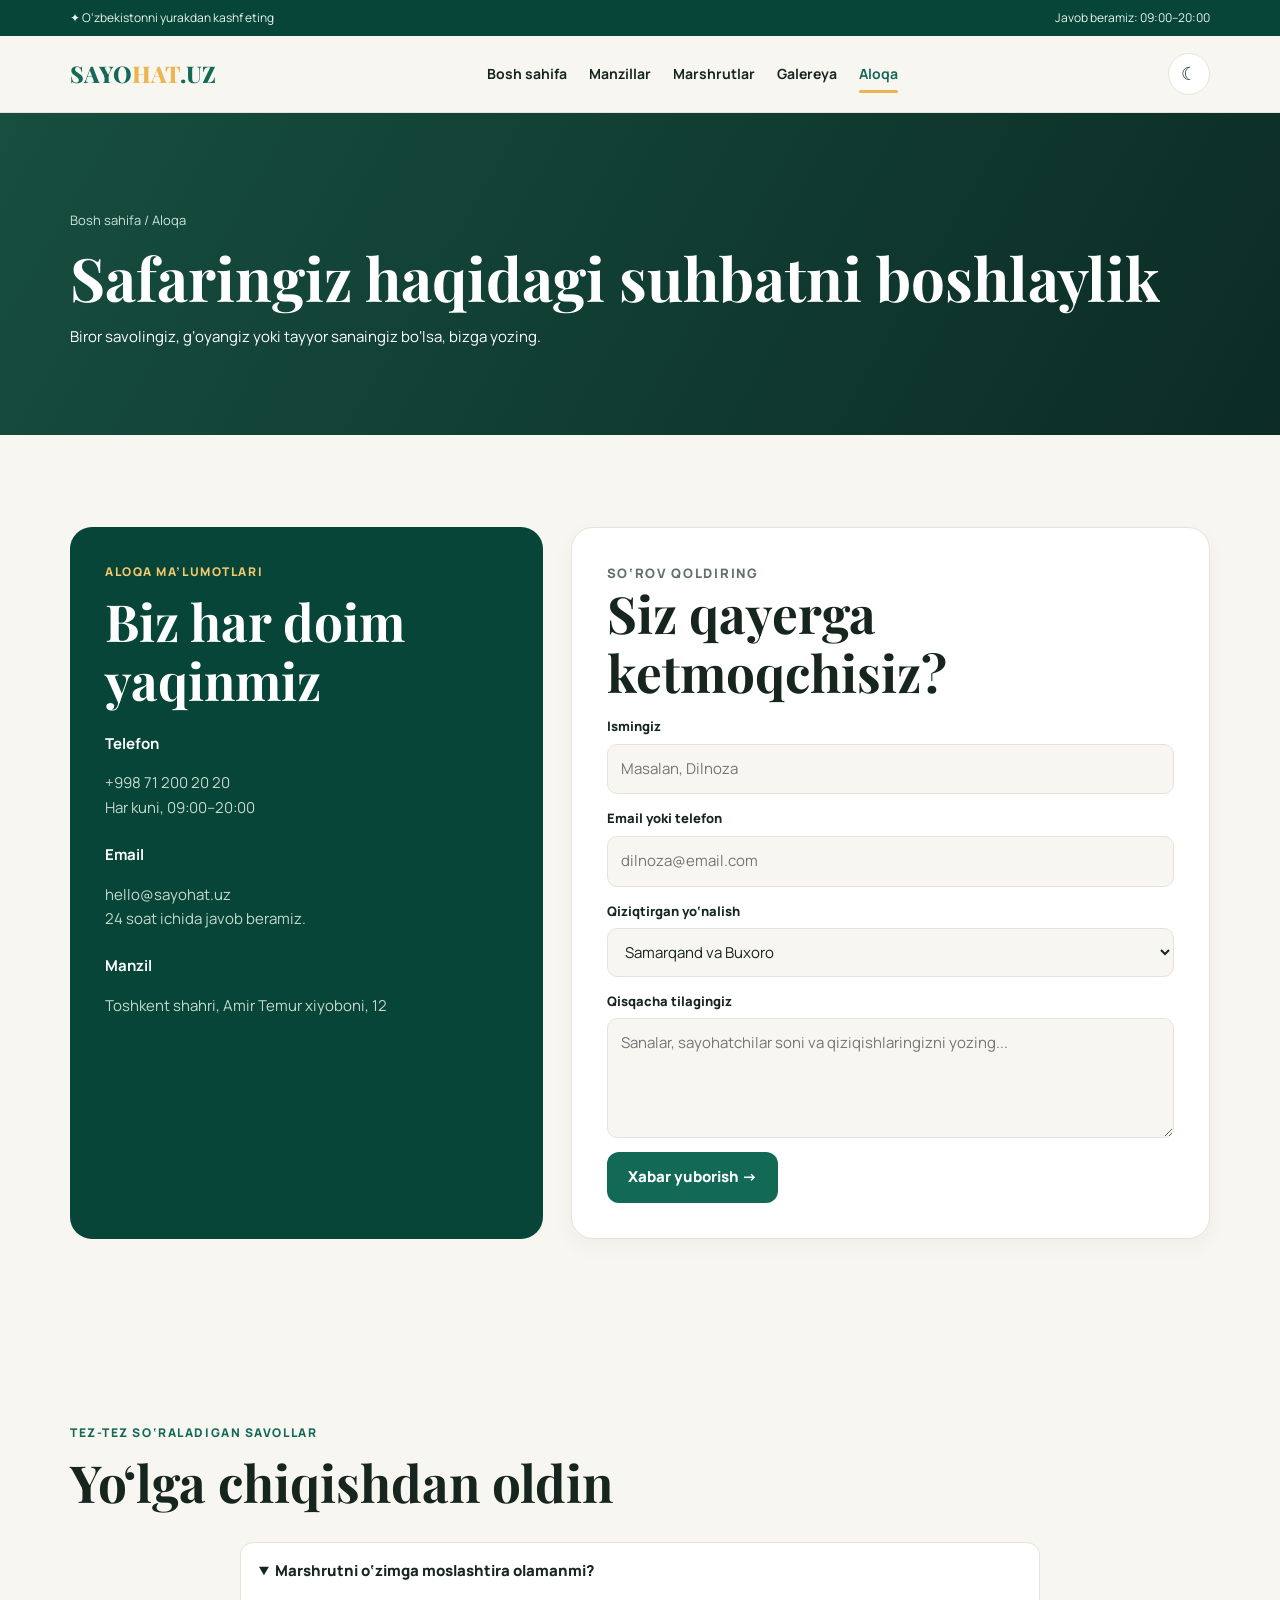
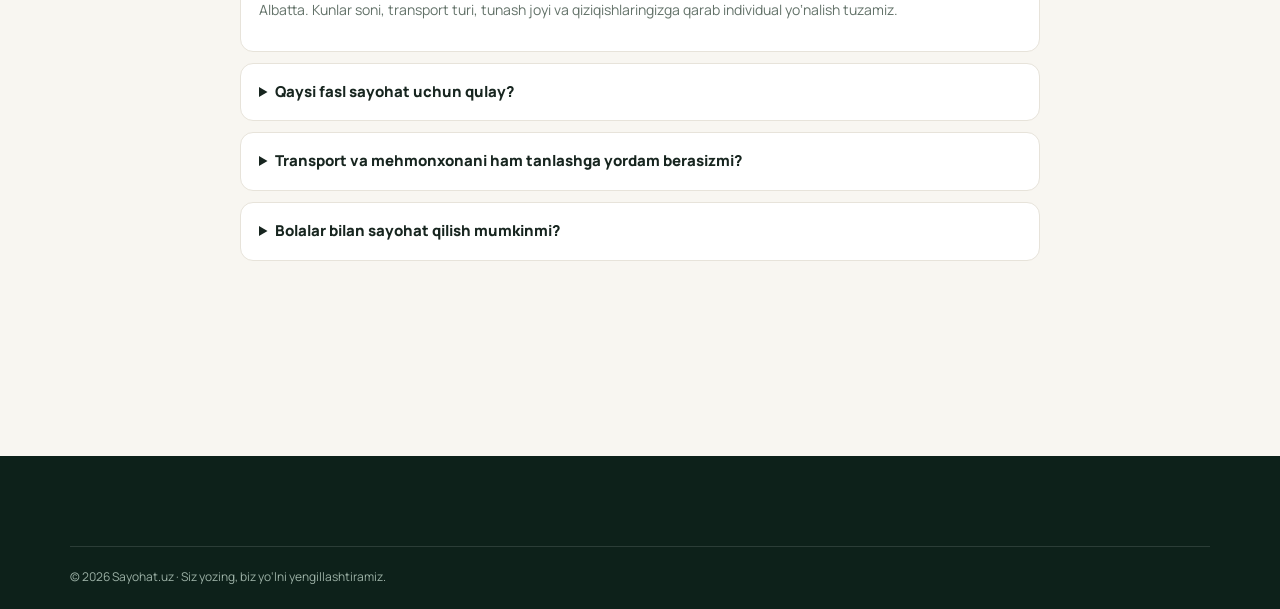
<file: aloqa.html>
<!doctype html><html lang="uz"><head><meta charset="utf-8"><meta name="viewport" content="width=device-width,initial-scale=1"><title>Aloqa — Sayohat.uz</title><link rel="stylesheet" href="css/style.css"></head><body><div class="top"><div class="container"><span>✦ O‘zbekistonni yurakdan kashf eting</span><span>Javob beramiz: 09:00–20:00</span></div></div><nav class="nav"><div class="container nav-inner"><a class="logo" href="index.html">SAYO<span>HAT</span>.UZ</a><div class="links"><a href="index.html">Bosh sahifa</a><a href="manzillar.html">Manzillar</a><a href="marshrutlar.html">Marshrutlar</a><a href="galereya.html">Galereya</a><a class="active" href="aloqa.html">Aloqa</a></div><div class="nav-actions"><button class="theme-toggle"></button><button class="menu-toggle">☰</button></div></div></nav><main><section class="page-hero"><div class="container"><p class="breadcrumb">Bosh sahifa / Aloqa</p><h1>Safaringiz haqidagi suhbatni boshlaylik</h1><p>Biror savolingiz, g‘oyangiz yoki tayyor sanaingiz bo‘lsa, bizga yozing.</p></div></section><section class="section container"><div class="contact-layout"><aside class="contact-info reveal"><p class="eyebrow" style="color:#f5c86d">Aloqa ma’lumotlari</p><h2 class="title">Biz har doim yaqinmiz</h2><div><b>Telefon</b><p>+998 71 200 20 20<br>Har kuni, 09:00–20:00</p></div><div><b>Email</b><p>hello@sayohat.uz<br>24 soat ichida javob beramiz.</p></div><div><b>Manzil</b><p>Toshkent shahri, Amir Temur xiyoboni, 12</p></div></aside><form class="card form-card reveal"><p class="eyebrow">So‘rov qoldiring</p><h2 class="title">Siz qayerga ketmoqchisiz?</h2><div class="field"><label for="name">Ismingiz</label><input required id="name" name="name" placeholder="Masalan, Dilnoza"></div><div class="field"><label for="email">Email yoki telefon</label><input required id="email" name="email" placeholder="dilnoza@email.com"></div><div class="field"><label for="destination">Qiziqtirgan yo‘nalish</label><select id="destination"><option>Samarqand va Buxoro</option><option>Chimgan va Charvoq</option><option>Aydar ko‘li va Qizilqum</option><option>Farg‘ona vodiysi</option><option>Boshqa / individual reja</option></select></div><div class="field"><label for="message">Qisqacha tilagingiz</label><textarea id="message" placeholder="Sanalar, sayohatchilar soni va qiziqishlaringizni yozing..."></textarea></div><button class="btn" type="submit">Xabar yuborish →</button></form></div></section><section class="section container" id="faq"><div class="section-head"><div><p class="eyebrow">Tez-tez so‘raladigan savollar</p><h2 class="title">Yo‘lga chiqishdan oldin</h2></div></div><div class="faq"><details open><summary>Marshrutni o‘zimga moslashtira olamanmi?</summary><p>Albatta. Kunlar soni, transport turi, tunash joyi va qiziqishlaringizga qarab individual yo‘nalish tuzamiz.</p></details><details><summary>Qaysi fasl sayohat uchun qulay?</summary><p>Tarixiy shaharlar uchun bahor va kuz, tog‘lar uchun yoz hamda qish, sahro va Aydar uchun esa aprel–may yoki sentabr–oktabr ayniqsa yoqimli.</p></details><details><summary>Transport va mehmonxonani ham tanlashga yordam berasizmi?</summary><p>Ha. Poyezd, aviachiptalar, haydovchi va turli budjetdagi joylashuvlar bo‘yicha tavsiyalar beramiz.</p></details><details><summary>Bolalar bilan sayohat qilish mumkinmi?</summary><p>Ha, oilaviy yo‘nalishlarda kunlik masofani qisqartirib, bolalarga mos to‘xtashlarni qo‘shamiz.</p></details></div></section></main><footer class="footer"><div class="container copyright">© 2026 Sayohat.uz · Siz yozing, biz yo‘lni yengillashtiramiz.</div></footer><button class="to-top">↑</button><div class="toast"></div><script src="js/app.js"></script></body></html>
</file>
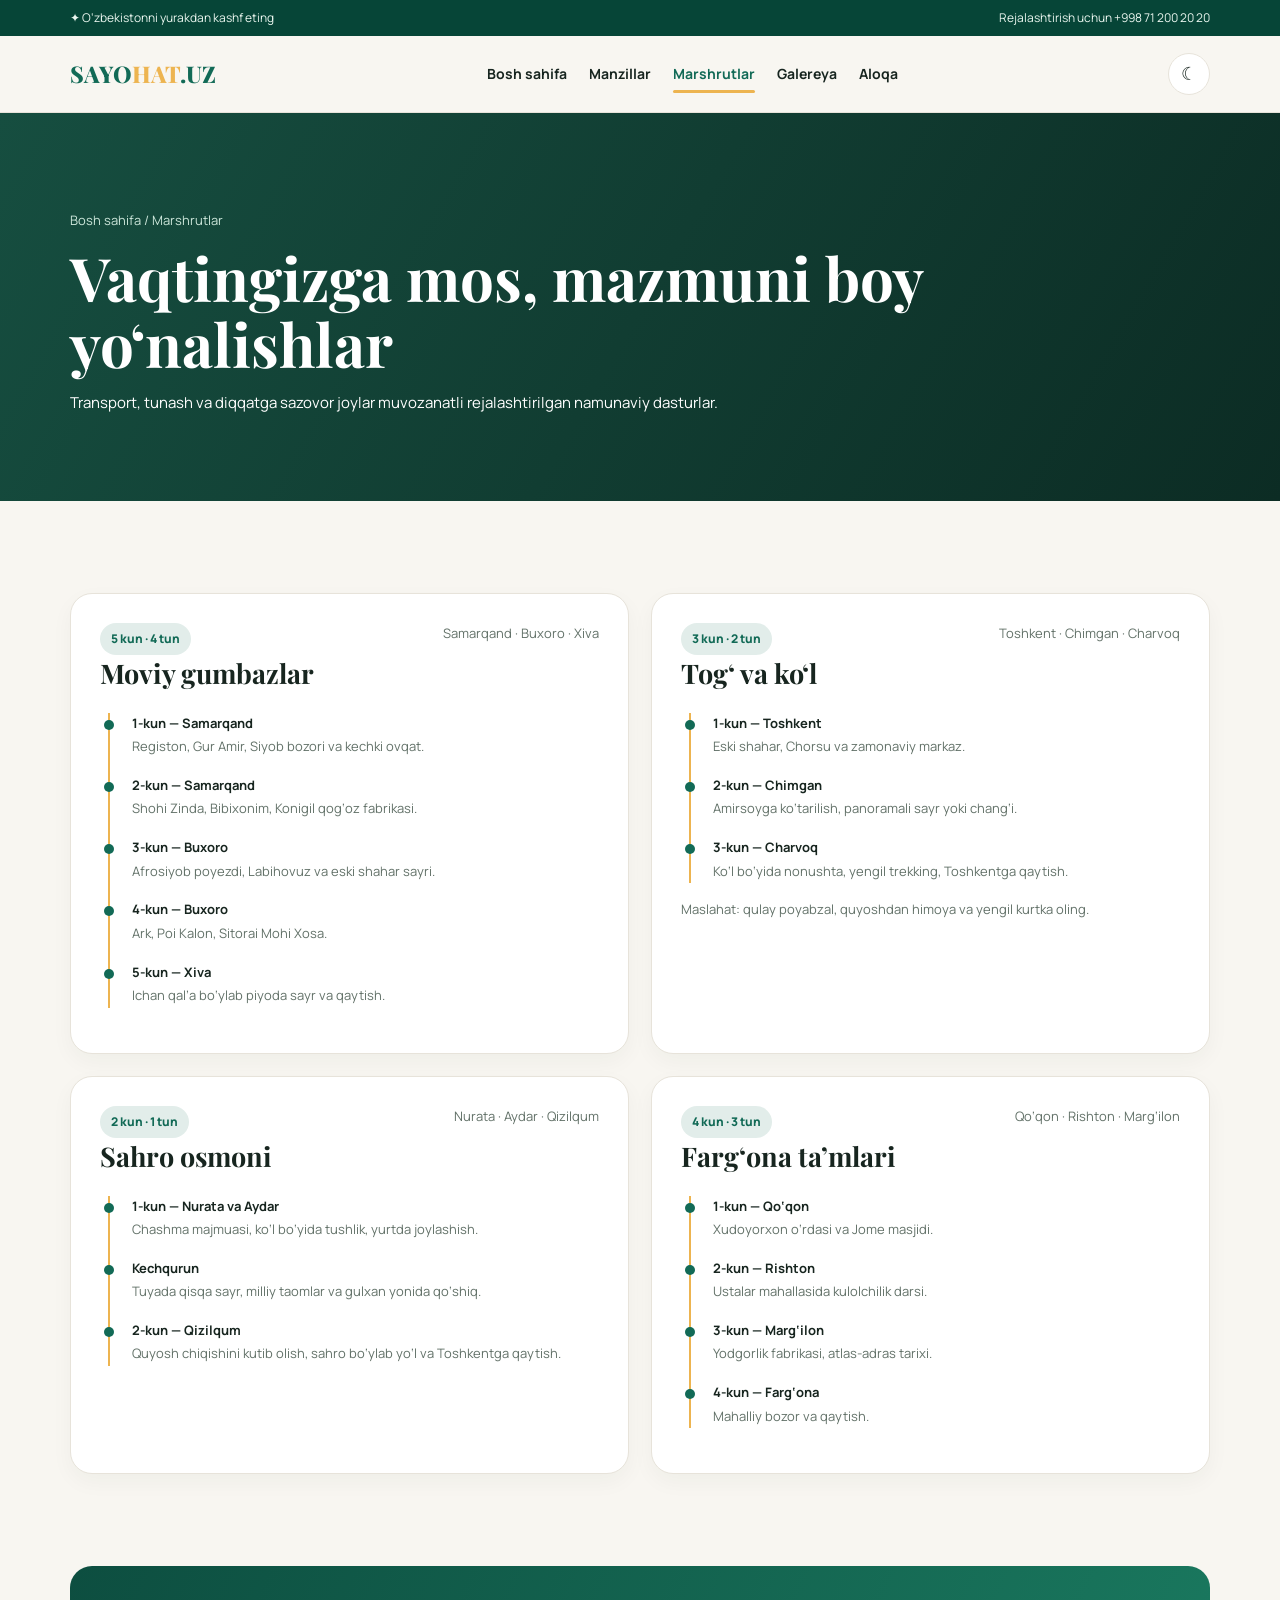
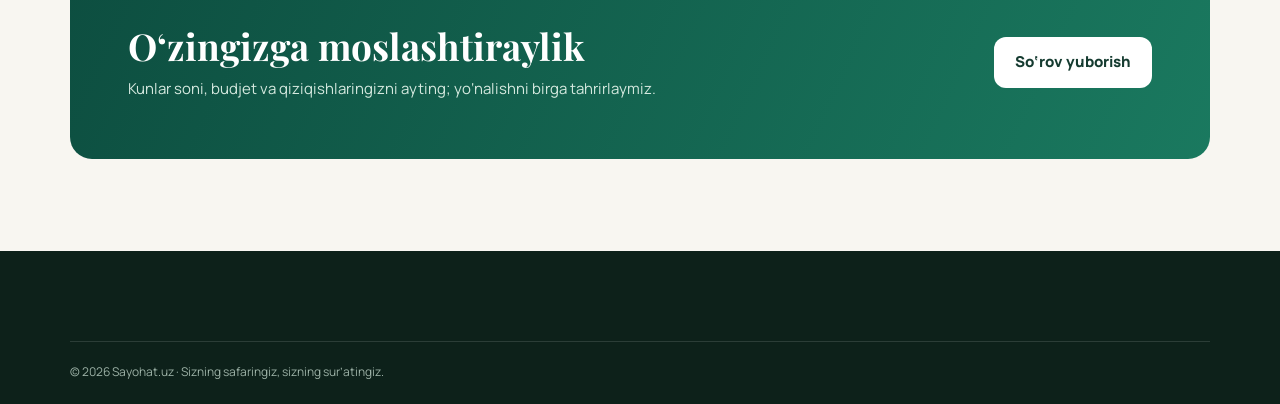
<file: marshrutlar.html>
<!doctype html><html lang="uz"><head><meta charset="utf-8"><meta name="viewport" content="width=device-width,initial-scale=1"><title>Marshrutlar — Sayohat.uz</title><link rel="stylesheet" href="css/style.css"></head><body><div class="top"><div class="container"><span>✦ O‘zbekistonni yurakdan kashf eting</span><span>Rejalashtirish uchun +998 71 200 20 20</span></div></div><nav class="nav"><div class="container nav-inner"><a class="logo" href="index.html">SAYO<span>HAT</span>.UZ</a><div class="links"><a href="index.html">Bosh sahifa</a><a href="manzillar.html">Manzillar</a><a class="active" href="marshrutlar.html">Marshrutlar</a><a href="galereya.html">Galereya</a><a href="aloqa.html">Aloqa</a></div><div class="nav-actions"><button class="theme-toggle"></button><button class="menu-toggle">☰</button></div></div></nav><main><section class="page-hero"><div class="container"><p class="breadcrumb">Bosh sahifa / Marshrutlar</p><h1>Vaqtingizga mos, mazmuni boy yo‘nalishlar</h1><p>Transport, tunash va diqqatga sazovor joylar muvozanatli rejalashtirilgan namunaviy dasturlar.</p></div></section><section class="section container"><div class="route-layout"><article class="card route-card reveal"><header><div><span class="days">5 kun · 4 tun</span><h2>Moviy gumbazlar</h2></div><span class="route-meta">Samarqand · Buxoro · Xiva</span></header><div class="timeline"><div><b>1-kun — Samarqand</b><span>Registon, Gur Amir, Siyob bozori va kechki ovqat.</span></div><div><b>2-kun — Samarqand</b><span>Shohi Zinda, Bibixonim, Konigil qog‘oz fabrikasi.</span></div><div><b>3-kun — Buxoro</b><span>Afrosiyob poyezdi, Labihovuz va eski shahar sayri.</span></div><div><b>4-kun — Buxoro</b><span>Ark, Poi Kalon, Sitorai Mohi Xosa.</span></div><div><b>5-kun — Xiva</b><span>Ichan qal’a bo‘ylab piyoda sayr va qaytish.</span></div></div></article><article class="card route-card reveal"><header><div><span class="days">3 kun · 2 tun</span><h2>Tog‘ va ko‘l</h2></div><span class="route-meta">Toshkent · Chimgan · Charvoq</span></header><div class="timeline"><div><b>1-kun — Toshkent</b><span>Eski shahar, Chorsu va zamonaviy markaz.</span></div><div><b>2-kun — Chimgan</b><span>Amirsoyga ko‘tarilish, panoramali sayr yoki chang‘i.</span></div><div><b>3-kun — Charvoq</b><span>Ko‘l bo‘yida nonushta, yengil trekking, Toshkentga qaytish.</span></div></div><p class="route-meta">Maslahat: qulay poyabzal, quyoshdan himoya va yengil kurtka oling.</p></article><article class="card route-card reveal"><header><div><span class="days">2 kun · 1 tun</span><h2>Sahro osmoni</h2></div><span class="route-meta">Nurata · Aydar · Qizilqum</span></header><div class="timeline"><div><b>1-kun — Nurata va Aydar</b><span>Chashma majmuasi, ko‘l bo‘yida tushlik, yurtda joylashish.</span></div><div><b>Kechqurun</b><span>Tuyada qisqa sayr, milliy taomlar va gulxan yonida qo‘shiq.</span></div><div><b>2-kun — Qizilqum</b><span>Quyosh chiqishini kutib olish, sahro bo‘ylab yo‘l va Toshkentga qaytish.</span></div></div></article><article class="card route-card reveal"><header><div><span class="days">4 kun · 3 tun</span><h2>Farg‘ona ta’mlari</h2></div><span class="route-meta">Qo‘qon · Rishton · Marg‘ilon</span></header><div class="timeline"><div><b>1-kun — Qo‘qon</b><span>Xudoyorxon o‘rdasi va Jome masjidi.</span></div><div><b>2-kun — Rishton</b><span>Ustalar mahallasida kulolchilik darsi.</span></div><div><b>3-kun — Marg‘ilon</b><span>Yodgorlik fabrikasi, atlas-adras tarixi.</span></div><div><b>4-kun — Farg‘ona</b><span>Mahalliy bozor va qaytish.</span></div></div></article></div></section><section class="container"><div class="cta"><div><h2>O‘zingizga moslashtiraylik</h2><p>Kunlar soni, budjet va qiziqishlaringizni ayting; yo‘nalishni birga tahrirlaymiz.</p></div><a class="btn btn-light" href="aloqa.html">So‘rov yuborish</a></div></section></main><footer class="footer"><div class="container copyright">© 2026 Sayohat.uz · Sizning safaringiz, sizning sur’atingiz.</div></footer><button class="to-top">↑</button><div class="toast"></div><script src="js/app.js"></script></body></html>
</file>
<file: css/style.css>
@import url('https://fonts.googleapis.com/css2?family=Manrope:wght@400;500;600;700;800&family=Playfair+Display:wght@600;700&display=swap');

:root{--bg:#f8f6f1;--surface:#fff;--text:#17251f;--muted:#627168;--brand:#126a56;--brand-dark:#064537;--accent:#edb450;--line:#e7e3da;--shadow:0 18px 50px rgba(20,45,37,.11);--radius:22px} [data-theme="dark"]{--bg:#101916;--surface:#18231f;--text:#f4f2eb;--muted:#b2beb6;--brand:#61c8a7;--brand-dark:#d4f4e7;--accent:#f5c86d;--line:#2c3933;--shadow:0 20px 48px rgba(0,0,0,.27)}
*{box-sizing:border-box}html{scroll-behavior:smooth}body{margin:0;background:var(--bg);color:var(--text);font:15px/1.65 Manrope,Arial,sans-serif;transition:background .3s,color .3s}body.menu-open{overflow:hidden}a{color:inherit;text-decoration:none}img{width:100%;display:block;object-fit:cover}button,input,textarea,select{font:inherit}button{cursor:pointer;border:0}.container{width:min(1140px,calc(100% - 40px));margin:auto}.section{padding:92px 0}.eyebrow{margin:0 0 10px;color:var(--brand);font-size:12px;font-weight:800;letter-spacing:.13em;text-transform:uppercase}.title{font:700 clamp(30px,4vw,52px)/1.15 'Playfair Display',serif;margin:0}.lead{color:var(--muted);max-width:670px;font-size:17px}.btn{display:inline-flex;align-items:center;justify-content:center;gap:9px;padding:13px 21px;border-radius:12px;background:var(--brand);color:#fff;font-weight:800;transition:.25s}.btn:hover{transform:translateY(-3px);background:var(--brand-dark)}.btn-light{background:#fff;color:#153b30}.btn-outline{border:1px solid var(--line);background:transparent;color:var(--text)}.btn-small{padding:10px 15px;font-size:13px}.top{background:var(--brand-dark);color:#eaf6ef;font-size:12px}.top .container{display:flex;justify-content:space-between;padding:8px 0}.nav{position:sticky;top:0;z-index:20;background:color-mix(in srgb,var(--bg) 92%,transparent);backdrop-filter:blur(15px);border-bottom:1px solid var(--line)}.nav-inner{height:76px;display:flex;align-items:center;justify-content:space-between;gap:22px}.logo{font:800 23px 'Playfair Display',serif;color:var(--brand)}.logo span{color:var(--accent)}.links{display:flex;align-items:center;gap:22px;font-size:14px;font-weight:700}.links a{position:relative}.links a:hover,.links a.active{color:var(--brand)}.links a.active:after{content:'';height:3px;position:absolute;left:0;right:0;bottom:-8px;background:var(--accent);border-radius:2px}.nav-actions{display:flex;gap:9px;align-items:center}.theme-toggle,.menu-toggle{width:42px;height:42px;border:1px solid var(--line);border-radius:50%;background:var(--surface);color:var(--text);font-size:18px}.menu-toggle{display:none}.hero{min-height:620px;position:relative;display:grid;align-items:center;color:#fff;overflow:hidden;background:#183b32}.hero-slide{position:absolute;inset:0;background:center/cover no-repeat;opacity:0;transform:scale(1.05);transition:opacity 1s,transform 7s}.hero-slide.active{opacity:1;transform:scale(1)}.hero:after{content:'';position:absolute;inset:0;background:linear-gradient(90deg,rgba(8,24,19,.82) 0%,rgba(8,24,19,.52) 48%,rgba(8,24,19,.08) 100%)}.hero-content{position:relative;z-index:1;max-width:670px;padding:85px 0}.hero h1{font:700 clamp(42px,6vw,76px)/1.03 'Playfair Display',serif;margin:10px 0 18px}.hero p{max-width:560px;font-size:17px;color:#e8f0e9}.hero-actions{display:flex;gap:12px;flex-wrap:wrap;margin-top:28px}.hero-dots{position:absolute;z-index:2;bottom:30px;left:50%;transform:translateX(-50%);display:flex;gap:8px}.hero-dots button{width:9px;height:9px;background:#fff8;border-radius:50%;padding:0}.hero-dots button.active{width:28px;border-radius:9px;background:var(--accent)}.stats{margin-top:-42px;position:relative;z-index:3;display:grid;grid-template-columns:repeat(4,1fr);background:var(--surface);box-shadow:var(--shadow);border-radius:var(--radius);padding:22px}.stat{text-align:center;border-right:1px solid var(--line)}.stat:last-child{border:0}.stat b{display:block;font:700 27px 'Playfair Display',serif;color:var(--brand)}.stat span{color:var(--muted);font-size:12px}.section-head{display:flex;align-items:end;justify-content:space-between;gap:22px;margin-bottom:30px}.grid{display:grid;gap:22px}.destinations{grid-template-columns:repeat(4,1fr)}.card{background:var(--surface);border:1px solid var(--line);border-radius:var(--radius);overflow:hidden;box-shadow:0 8px 22px rgba(20,44,35,.04);transition:.3s}.card:hover{transform:translateY(-8px);box-shadow:var(--shadow)}.card-image{height:230px;position:relative;overflow:hidden}.card:hover .card-image img{transform:scale(1.08)}.card-image img{height:100%;transition:transform .55s}.tag{position:absolute;top:14px;left:14px;padding:6px 10px;background:#fffffff0;border-radius:20px;color:#1d3e34;font-size:11px;font-weight:800}.card-body{padding:19px}.card h3{font:700 23px 'Playfair Display',serif;margin:0 0 7px}.card p{margin:0;color:var(--muted);font-size:13px}.card-footer{display:flex;justify-content:space-between;align-items:center;margin-top:15px;color:var(--brand);font-size:13px;font-weight:800}.experience{background:var(--brand-dark);color:#eef8f1}.experience .lead{color:#c7d8cf}.experience-grid{display:grid;grid-template-columns:1.1fr .9fr;gap:50px;align-items:center}.experience-img{border-radius:var(--radius);height:440px;box-shadow:var(--shadow)}.check-list{list-style:none;padding:0;margin:28px 0}.check-list li{margin:12px 0}.check-list li:before{content:'✓';color:var(--accent);font-weight:900;margin-right:10px}.itineraries{grid-template-columns:repeat(3,1fr)}.itinerary{padding:27px}.days{display:inline-block;border-radius:30px;background:color-mix(in srgb,var(--brand) 12%,transparent);color:var(--brand);font-size:12px;font-weight:800;padding:6px 11px}.itinerary h3{font:700 25px 'Playfair Display',serif;margin:17px 0 8px}.itinerary ul{padding-left:18px;color:var(--muted);font-size:13px}.testimonial-wrap{display:grid;grid-template-columns:.8fr 1.2fr;gap:50px;align-items:center}.quote{background:var(--surface);border:1px solid var(--line);padding:30px;border-radius:var(--radius)}.quote blockquote{font:600 21px/1.55 'Playfair Display',serif;margin:0 0 20px}.quote cite{font-style:normal;color:var(--muted);font-size:13px}.gallery{grid-template-columns:1.2fr .8fr .8fr;grid-auto-rows:180px}.gallery a{overflow:hidden;border-radius:18px}.gallery a:first-child{grid-row:span 2}.gallery a:nth-child(4){grid-column:span 2}.gallery img{height:100%;transition:.4s}.gallery a:hover img{transform:scale(1.07)}.cta{padding:58px;border-radius:var(--radius);background:linear-gradient(115deg,#0d4e40,#1a795f);color:#fff;display:flex;align-items:center;justify-content:space-between;gap:30px}.cta h2{font:700 37px/1.2 'Playfair Display',serif;margin:0}.cta p{margin:8px 0 0;color:#d5e9df}.footer{background:#0d211a;color:#cfddd4;padding:55px 0 22px;margin-top:92px}.footer-grid{display:grid;grid-template-columns:1.5fr repeat(3,1fr);gap:30px}.footer h4{color:#fff;margin:0 0 12px}.footer a{display:block;font-size:13px;margin:7px 0}.footer p{font-size:13px;max-width:290px}.copyright{border-top:1px solid #ffffff20;margin-top:35px;padding-top:20px;font-size:12px;color:#9cb1a6}.page-hero{padding:84px 0 70px;background:linear-gradient(120deg,#164e40,#0c2c24);color:#fff}.page-hero h1{font:700 clamp(38px,5vw,60px)/1.1 'Playfair Display',serif;margin:0 0 12px}.breadcrumb{font-size:13px;color:#cce6da}.filter-bar{display:flex;gap:9px;flex-wrap:wrap;margin-bottom:30px}.filter{padding:9px 15px;border-radius:22px;background:var(--surface);border:1px solid var(--line);color:var(--text);font-size:13px;font-weight:700}.filter.active,.filter:hover{background:var(--brand);color:#fff;border-color:var(--brand)}.route-layout{display:grid;grid-template-columns:repeat(2,1fr);gap:22px}.route-card{padding:29px}.route-card header{display:flex;justify-content:space-between;align-items:start;gap:15px}.route-card h2{font:700 27px 'Playfair Display',serif;margin:0}.route-meta{color:var(--muted);font-size:13px}.timeline{border-left:2px solid var(--accent);margin:22px 0 0 8px;padding-left:22px}.timeline div{position:relative;margin:16px 0}.timeline div:before{content:'';width:10px;height:10px;border-radius:50%;background:var(--brand);position:absolute;left:-28px;top:7px}.timeline b{display:block;font-size:13px}.timeline span{color:var(--muted);font-size:13px}.contact-layout{display:grid;grid-template-columns:.85fr 1.15fr;gap:28px}.contact-info{padding:35px;background:var(--brand-dark);color:#fff;border-radius:var(--radius)}.contact-info p{color:#c6d9ce}.contact-info div{margin:22px 0}.form-card{padding:35px}.field{display:grid;gap:6px;margin:14px 0}.field label{font-size:13px;font-weight:800}.field input,.field textarea,.field select{padding:12px 13px;border:1px solid var(--line);border-radius:10px;background:var(--bg);color:var(--text)}.field textarea{min-height:120px;resize:vertical}.faq{max-width:800px;margin:auto}.faq details{background:var(--surface);border:1px solid var(--line);border-radius:13px;padding:16px 18px;margin:11px 0}.faq summary{cursor:pointer;font-weight:800}.faq p{color:var(--muted);font-size:14px}.toast{position:fixed;right:22px;bottom:22px;background:#143f34;color:#fff;padding:15px 19px;border-radius:12px;box-shadow:var(--shadow);transform:translateY(120px);opacity:0;transition:.3s;z-index:30}.toast.show{opacity:1;transform:none}.to-top{position:fixed;right:22px;bottom:22px;width:45px;height:45px;background:var(--accent);border-radius:50%;z-index:12;display:grid;place-items:center;font-size:18px;box-shadow:var(--shadow);opacity:0;transform:translateY(14px);pointer-events:none;transition:.25s}.to-top.show{opacity:1;transform:none;pointer-events:auto}.reveal{opacity:0;transform:translateY(24px);transition:.6s}.reveal.visible{opacity:1;transform:none}
@media(max-width:850px){.links{position:fixed;inset:76px 0 auto;background:var(--surface);padding:23px 25px;display:none;flex-direction:column;align-items:flex-start;border-bottom:1px solid var(--line)}.links.open{display:flex}.menu-toggle{display:block}.destinations{grid-template-columns:repeat(2,1fr)}.experience-grid,.testimonial-wrap,.contact-layout{grid-template-columns:1fr}.itineraries{grid-template-columns:1fr}.footer-grid{grid-template-columns:repeat(2,1fr)}.experience-img{height:300px}.route-layout{grid-template-columns:1fr}}@media(max-width:560px){.top .container span:last-child{display:none}.container{width:min(100% - 28px,1140px)}.nav-inner{height:66px}.links{inset:66px 0 auto}.hero{min-height:580px}.hero-content{padding:72px 0}.stats{grid-template-columns:repeat(2,1fr);margin-top:-25px;padding:16px}.stat:nth-child(2){border-right:0}.stat:nth-child(-n+2){border-bottom:1px solid var(--line);padding-bottom:9px}.stat:nth-child(n+3){padding-top:9px}.section{padding:64px 0}.section-head{align-items:start;flex-direction:column}.destinations{grid-template-columns:1fr}.gallery{grid-template-columns:1fr 1fr;grid-auto-rows:130px}.gallery a:first-child{grid-row:span 2}.gallery a:nth-child(4){grid-column:auto}.cta{padding:30px;display:block}.cta .btn{margin-top:20px}.footer-grid{grid-template-columns:1fr}.page-hero{padding:62px 0}.card-image{height:210px}}
</file>
